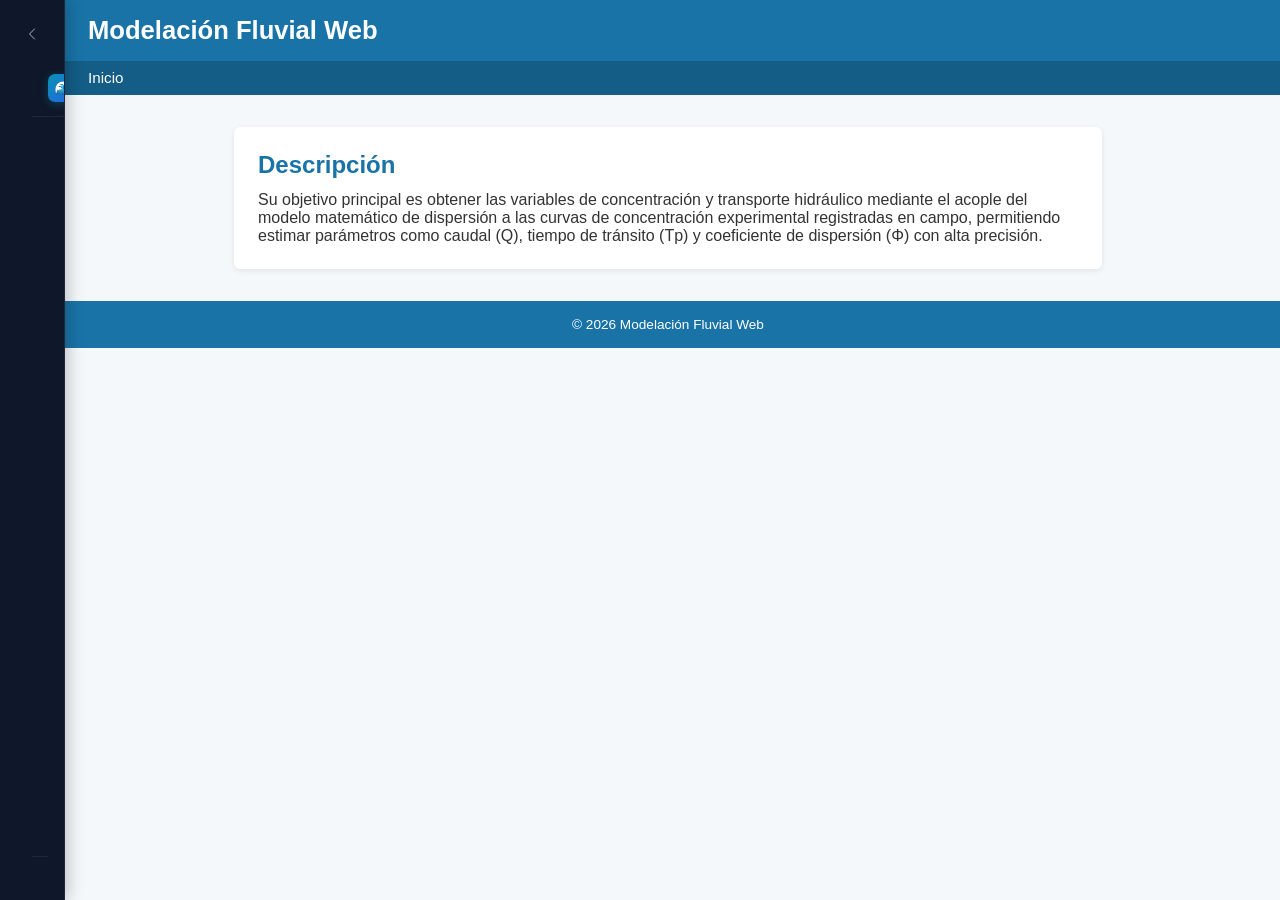
<file: modelacion_fluvia_web/index.html>
<!DOCTYPE html>
<html lang="es">
<head>
    <meta charset="UTF-8">
    <meta name="viewport" content="width=device-width, initial-scale=1.0">
    <title>Modelación Fluvial Web</title>
    <link rel="stylesheet" href="css/styles.css">
    <link rel="stylesheet" href="css/nav-sidebar.css">
</head>
<body class="has-nav-sidebar">

<!-- ══ Navigation Sidebar ══════════════════════════════════════ -->
<nav id="nav-sidebar" aria-label="Navegación principal">

  <button class="nav-toggle" aria-label="Colapsar / expandir menú">
    <svg viewBox="0 0 24 24" fill="none" stroke="currentColor" stroke-linecap="round" stroke-linejoin="round">
      <polyline points="15 18 9 12 15 6"></polyline>
    </svg>
  </button>

  <div class="nav-brand">
    <div class="nav-brand-icon">🌊</div>
    <span class="nav-brand-text">flu<em>via</em></span>
  </div>

  <ul class="nav-list" role="list">

    <li class="nav-item">
      <a class="nav-link" href="curvas_app.html" data-tooltip="Inicio">
        <span class="nav-icon">
          <svg viewBox="0 0 24 24" fill="none" stroke="currentColor">
            <path d="M3 9l9-7 9 7v11a2 2 0 01-2 2H5a2 2 0 01-2-2z"></path>
            <polyline points="9 22 9 12 15 12 15 22"></polyline>
          </svg>
        </span>
        <span class="nav-label">Inicio</span>
      </a>
    </li>

    <li class="nav-divider" role="separator"></li>

    <li class="nav-section-label">Información</li>

    <li class="nav-item">
      <a class="nav-link" href="about.html" data-tooltip="Acerca de">
        <span class="nav-icon">
          <svg viewBox="0 0 24 24" fill="none" stroke="currentColor">
            <circle cx="12" cy="12" r="10"></circle>
            <line x1="12" y1="8" x2="12" y2="12"></line>
            <line x1="12" y1="16" x2="12.01" y2="16"></line>
          </svg>
        </span>
        <span class="nav-label">Acerca de</span>
      </a>
    </li>

  </ul>

  <div class="nav-footer">
    <div class="nav-footer-text">Fluvia v1.0.0 · 2025</div>
  </div>

</nav>
<!-- ══ / Navigation Sidebar ════════════════════════════════════ -->

    <header>
        <h1>Modelación Fluvial Web</h1>
    </header>

    <nav>
        <a href="index.html">Inicio</a>
    </nav>

    <main>
        <section>
            <h2>Descripción</h2>
            <p>
                Su objetivo principal es obtener las variables de concentración y transporte
                hidráulico mediante el acople del modelo matemático de dispersión a las curvas
                de concentración experimental registradas en campo, permitiendo estimar
                parámetros como caudal (Q), tiempo de tránsito (Tp) y coeficiente de
                dispersión (Φ) con alta precisión.
            </p>
        </section>
    </main>

    <footer>
        <p>&copy; 2026 Modelación Fluvial Web</p>
    </footer>

    <script src="js/main.js"></script>
    <script src="js/nav-sidebar.js"></script>
</body>
</html>
</file>
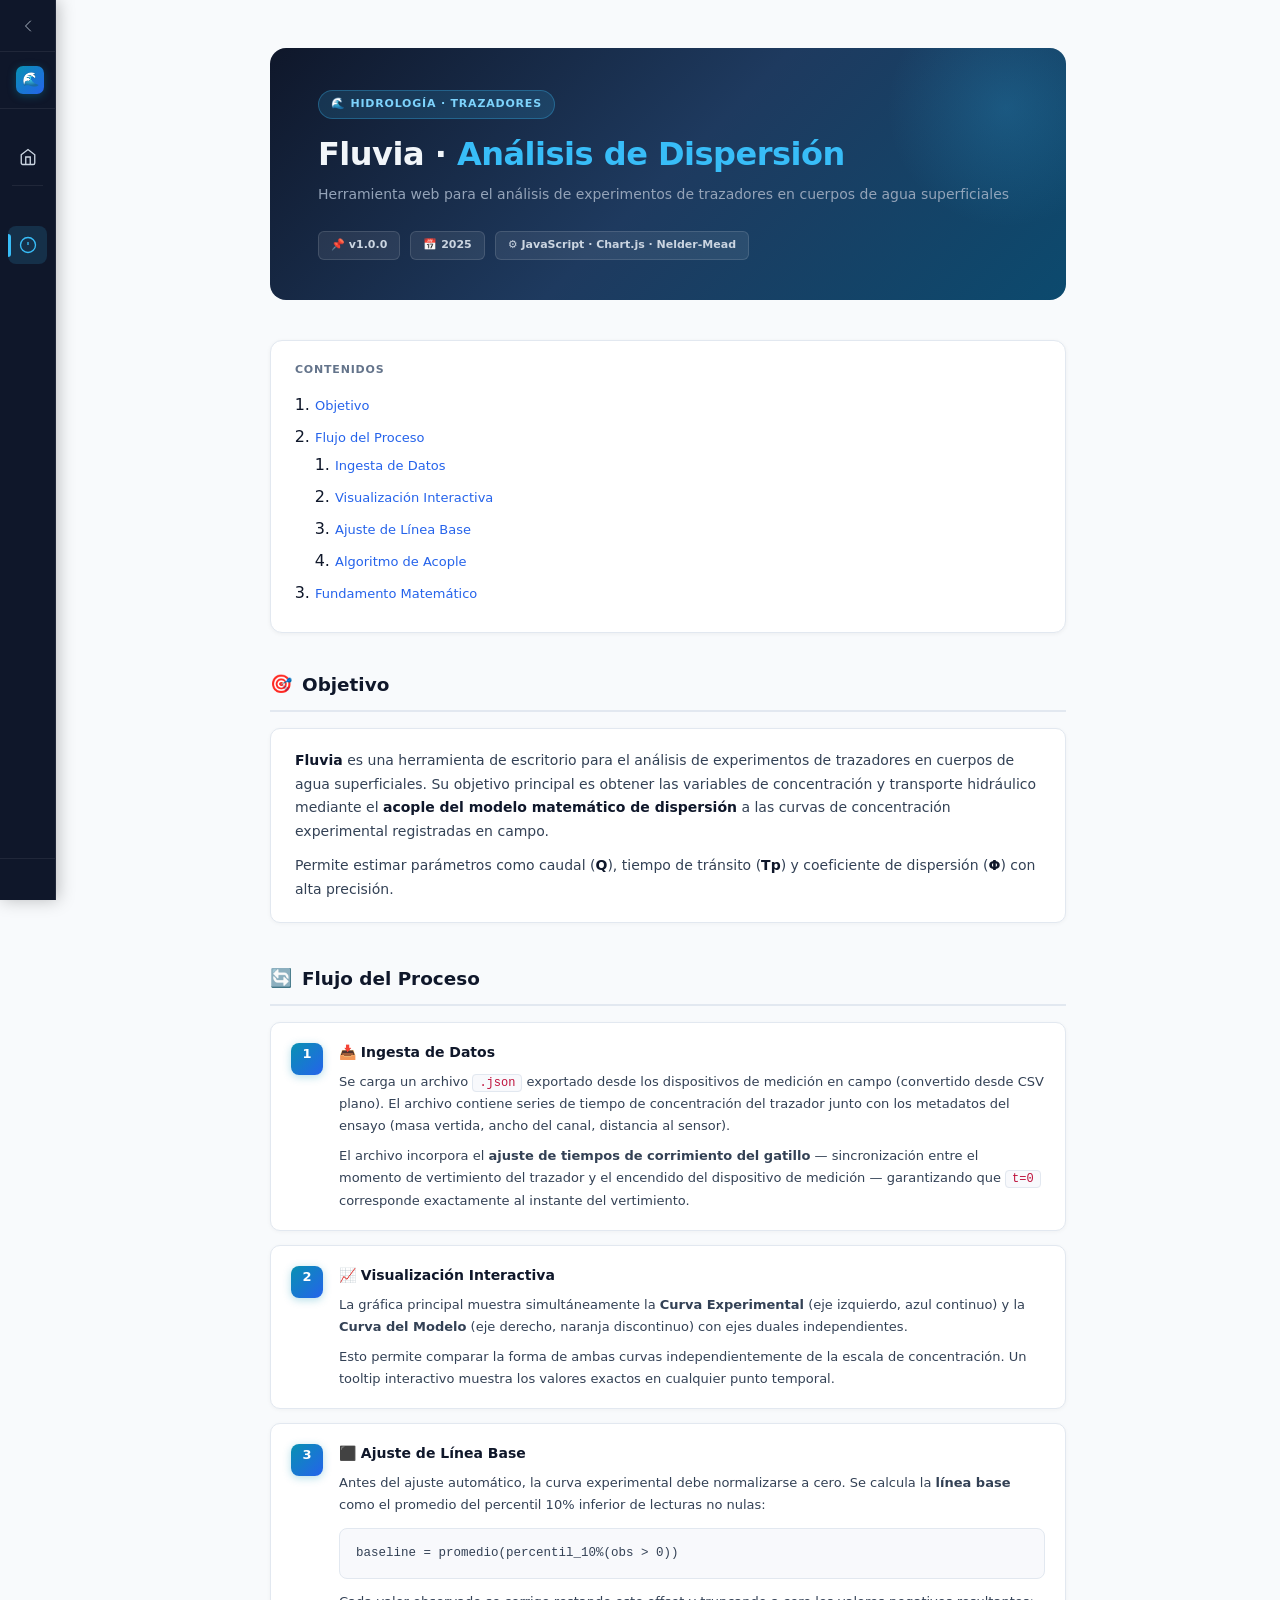
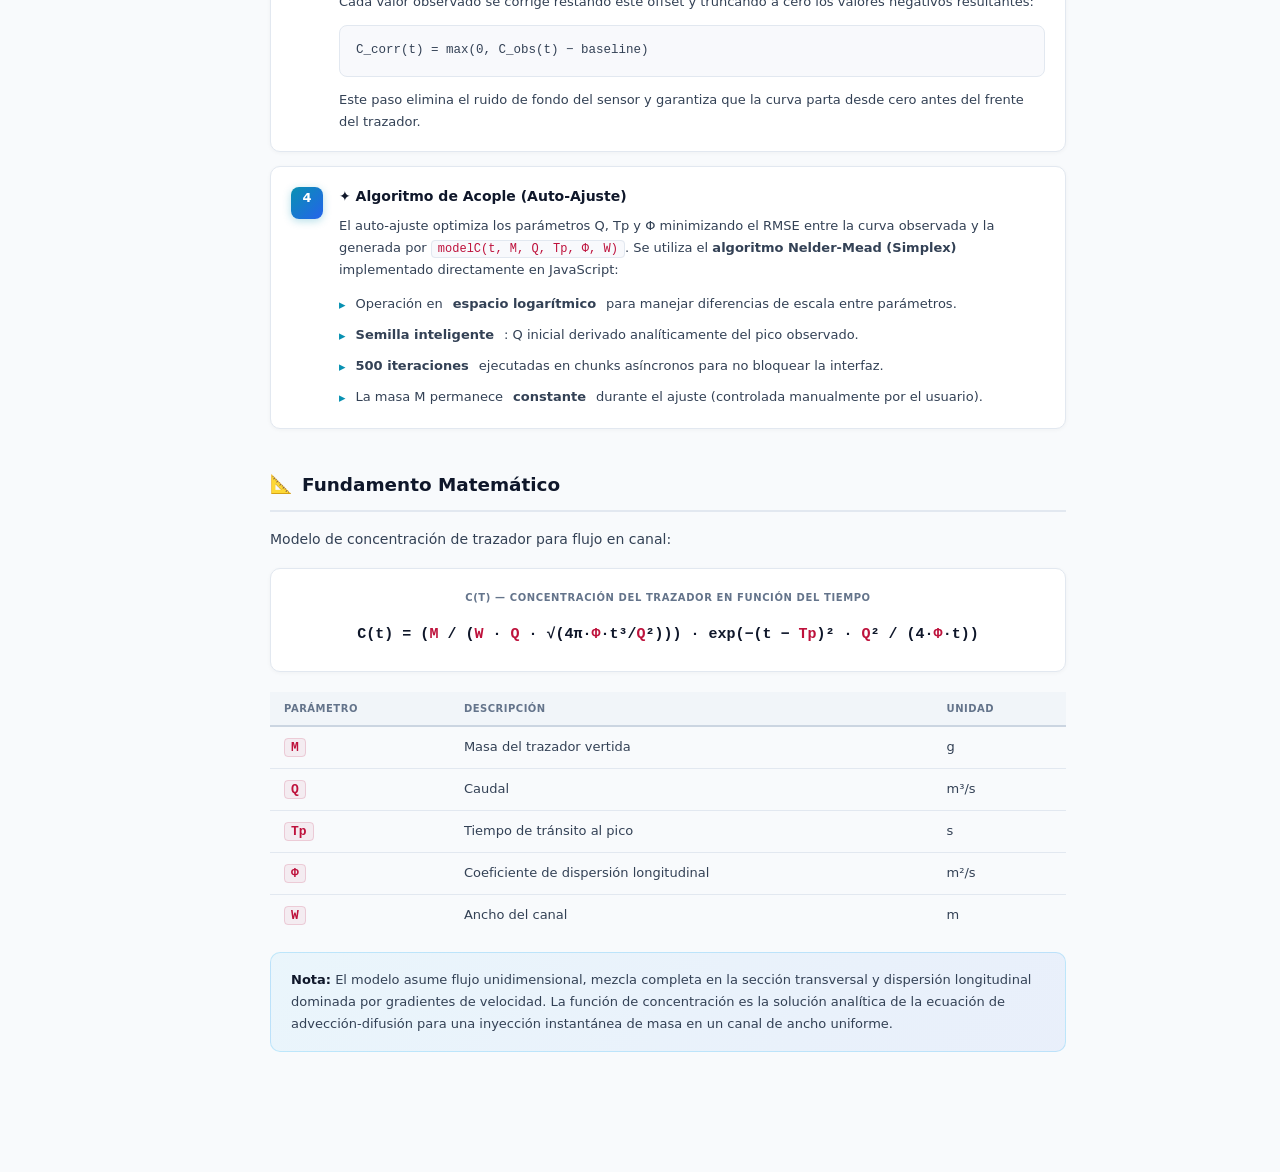
<file: modelacion_fluvia_web/about.html>
<!DOCTYPE html>
<html lang="es">
<head>
  <meta charset="UTF-8">
  <meta name="viewport" content="width=device-width, initial-scale=1.0">
  <title>Acerca de · Fluvia</title>
  <link rel="stylesheet" href="css/nav-sidebar.css">
  <link rel="stylesheet" href="css/about.css">
</head>
<body class="has-nav-sidebar">

<!-- ══ Navigation Sidebar ══════════════════════════════════════ -->
<nav id="nav-sidebar" aria-label="Navegación principal">

  <button class="nav-toggle" aria-label="Colapsar / expandir menú">
    <svg viewBox="0 0 24 24" fill="none" stroke="currentColor" stroke-linecap="round" stroke-linejoin="round">
      <polyline points="15 18 9 12 15 6"></polyline>
    </svg>
  </button>

  <div class="nav-brand">
    <div class="nav-brand-icon">🌊</div>
    <span class="nav-brand-text">flu<em>via</em></span>
  </div>

  <ul class="nav-list" role="list">

    <li class="nav-item">
      <a class="nav-link" href="curvas_app.html" data-tooltip="Inicio">
        <span class="nav-icon">
          <svg viewBox="0 0 24 24" fill="none" stroke="currentColor">
            <path d="M3 9l9-7 9 7v11a2 2 0 01-2 2H5a2 2 0 01-2-2z"></path>
            <polyline points="9 22 9 12 15 12 15 22"></polyline>
          </svg>
        </span>
        <span class="nav-label">Inicio</span>
      </a>
    </li>

    <li class="nav-divider" role="separator"></li>

    <li class="nav-section-label">Información</li>

    <li class="nav-item">
      <a class="nav-link" href="about.html" data-tooltip="Acerca de">
        <span class="nav-icon">
          <svg viewBox="0 0 24 24" fill="none" stroke="currentColor">
            <circle cx="12" cy="12" r="10"></circle>
            <line x1="12" y1="8" x2="12" y2="12"></line>
            <line x1="12" y1="16" x2="12.01" y2="16"></line>
          </svg>
        </span>
        <span class="nav-label">Acerca de</span>
      </a>
    </li>

  </ul>

  <div class="nav-footer">
    <div class="nav-footer-text">Fluvia v1.0.0 · 2025</div>
  </div>

</nav>
<!-- ══ / Navigation Sidebar ════════════════════════════════════ -->

<div class="about-wrapper">

  <!-- Hero -->
  <header class="about-hero">
    <div class="about-hero-badge">🌊 Hidrología · Trazadores</div>
    <h1>Fluvia · <span>Análisis de Dispersión</span></h1>
    <p class="about-hero-sub">Herramienta web para el análisis de experimentos de trazadores en cuerpos de agua superficiales</p>
    <div class="about-hero-meta">
      <span class="about-badge">📌 v1.0.0</span>
      <span class="about-badge">📅 2025</span>
      <span class="about-badge">⚙️ JavaScript · Chart.js · Nelder‑Mead</span>
    </div>
  </header>

  <!-- TOC -->
  <nav class="about-toc" aria-label="Tabla de contenidos">
    <h3>Contenidos</h3>
    <ol>
      <li><a href="#sec-objetivo">Objetivo</a></li>
      <li><a href="#sec-flujo">Flujo del Proceso</a>
        <ol>
          <li><a href="#sec-ingesta">Ingesta de Datos</a></li>
          <li><a href="#sec-viz">Visualización Interactiva</a></li>
          <li><a href="#sec-baseline">Ajuste de Línea Base</a></li>
          <li><a href="#sec-autoajuste">Algoritmo de Acople</a></li>
        </ol>
      </li>
      <li><a href="#sec-math">Fundamento Matemático</a></li>
    </ol>
  </nav>

  <!-- ── 1 · Objetivo ── -->
  <section class="about-section" id="sec-objetivo">
    <h2 class="about-section-title">
      <span class="s-icon">🎯</span> Objetivo
    </h2>
    <div class="about-card">
      <p>
        <strong>Fluvia</strong> es una herramienta de escritorio para el análisis de experimentos de
        trazadores en cuerpos de agua superficiales. Su objetivo principal es obtener las variables
        de concentración y transporte hidráulico mediante el <strong>acople del modelo matemático de
        dispersión</strong> a las curvas de concentración experimental registradas en campo.
      </p>
      <p>
        Permite estimar parámetros como caudal (<strong>Q</strong>), tiempo de tránsito
        (<strong>Tp</strong>) y coeficiente de dispersión (<strong>Φ</strong>) con alta precisión.
      </p>
    </div>
  </section>

  <!-- ── 2 · Flujo del proceso ── -->
  <section class="about-section" id="sec-flujo">
    <h2 class="about-section-title">
      <span class="s-icon">🔄</span> Flujo del Proceso
    </h2>

    <div class="step-list">

      <!-- 2.1 Ingesta -->
      <div class="step-card" id="sec-ingesta">
        <div class="step-num">1</div>
        <div class="step-body">
          <h4>📥 Ingesta de Datos</h4>
          <p>
            Se carga un archivo <code>.json</code> exportado desde los dispositivos de medición en
            campo (convertido desde CSV plano). El archivo contiene series de tiempo de concentración
            del trazador junto con los metadatos del ensayo (masa vertida, ancho del canal, distancia
            al sensor).
          </p>
          <p>
            El archivo incorpora el <strong>ajuste de tiempos de corrimiento del gatillo</strong> —
            sincronización entre el momento de vertimiento del trazador y el encendido del dispositivo
            de medición — garantizando que <code>t=0</code> corresponde exactamente al instante del
            vertimiento.
          </p>
        </div>
      </div>

      <!-- 2.2 Visualización -->
      <div class="step-card" id="sec-viz">
        <div class="step-num">2</div>
        <div class="step-body">
          <h4>📈 Visualización Interactiva</h4>
          <p>
            La gráfica principal muestra simultáneamente la <strong>Curva Experimental</strong>
            (eje izquierdo, azul continuo) y la <strong>Curva del Modelo</strong> (eje derecho, naranja
            discontinuo) con ejes duales independientes.
          </p>
          <p>
            Esto permite comparar la forma de ambas curvas independientemente de la escala de
            concentración. Un tooltip interactivo muestra los valores exactos en cualquier punto
            temporal.
          </p>
        </div>
      </div>

      <!-- 2.3 Línea base -->
      <div class="step-card" id="sec-baseline">
        <div class="step-num">3</div>
        <div class="step-body">
          <h4>⬛ Ajuste de Línea Base</h4>
          <p>
            Antes del ajuste automático, la curva experimental debe normalizarse a cero. Se calcula la
            <strong>línea base</strong> como el promedio del percentil 10% inferior de lecturas no nulas:
          </p>
          <div class="code-block">
            <pre>baseline = promedio(percentil_10%(obs &gt; 0))</pre>
          </div>
          <p>Cada valor observado se corrige restando este offset y truncando a cero los valores negativos resultantes:</p>
          <div class="code-block">
            <pre>C_corr(t) = max(0, C_obs(t) − baseline)</pre>
          </div>
          <p>
            Este paso elimina el ruido de fondo del sensor y garantiza que la curva parta desde cero
            antes del frente del trazador.
          </p>
        </div>
      </div>

      <!-- 2.4 Algoritmo -->
      <div class="step-card" id="sec-autoajuste">
        <div class="step-num">4</div>
        <div class="step-body">
          <h4>✦ Algoritmo de Acople (Auto‑Ajuste)</h4>
          <p>
            El auto‑ajuste optimiza los parámetros Q, Tp y Φ minimizando el RMSE entre la curva
            observada y la generada por <code>modelC(t, M, Q, Tp, Φ, W)</code>.
            Se utiliza el <strong>algoritmo Nelder‑Mead (Simplex)</strong> implementado directamente
            en JavaScript:
          </p>
          <ul class="algo-list">
            <li>Operación en <strong>espacio logarítmico</strong> para manejar diferencias de escala entre parámetros.</li>
            <li><strong>Semilla inteligente</strong>: Q inicial derivado analíticamente del pico observado.</li>
            <li><strong>500 iteraciones</strong> ejecutadas en chunks asíncronos para no bloquear la interfaz.</li>
            <li>La masa M permanece <strong>constante</strong> durante el ajuste (controlada manualmente por el usuario).</li>
          </ul>
        </div>
      </div>

    </div>
  </section>

  <!-- ── 3 · Fundamento matemático ── -->
  <section class="about-section" id="sec-math">
    <h2 class="about-section-title">
      <span class="s-icon">📐</span> Fundamento Matemático
    </h2>

    <p style="font-size:14px;color:var(--txt2);margin-bottom:16px;">
      Modelo de concentración de trazador para flujo en canal:
    </p>

    <div class="formula-display">
      <div class="f-label">C(t) — Concentración del trazador en función del tiempo</div>
      <div class="formula-text">
        C(t) = (<b>M</b> / (<b>W</b> · <b>Q</b> · √(4π·<b>Φ</b>·t³/<b>Q</b>²)))
        · exp(−(t − <b>Tp</b>)² · <b>Q</b>² / (4·<b>Φ</b>·t))
      </div>
    </div>

    <table class="about-table">
      <thead>
        <tr>
          <th>Parámetro</th>
          <th>Descripción</th>
          <th>Unidad</th>
        </tr>
      </thead>
      <tbody>
        <tr>
          <td><span class="param-sym">M</span></td>
          <td>Masa del trazador vertida</td>
          <td>g</td>
        </tr>
        <tr>
          <td><span class="param-sym">Q</span></td>
          <td>Caudal</td>
          <td>m³/s</td>
        </tr>
        <tr>
          <td><span class="param-sym">Tp</span></td>
          <td>Tiempo de tránsito al pico</td>
          <td>s</td>
        </tr>
        <tr>
          <td><span class="param-sym">Φ</span></td>
          <td>Coeficiente de dispersión longitudinal</td>
          <td>m²/s</td>
        </tr>
        <tr>
          <td><span class="param-sym">W</span></td>
          <td>Ancho del canal</td>
          <td>m</td>
        </tr>
      </tbody>
    </table>

    <div class="info-box">
      <strong>Nota:</strong> El modelo asume flujo unidimensional, mezcla completa en la sección
      transversal y dispersión longitudinal dominada por gradientes de velocidad.
      La función de concentración es la solución analítica de la ecuación de advección‑difusión
      para una inyección instantánea de masa en un canal de ancho uniforme.
    </div>
  </section>

</div><!-- /.about-wrapper -->

<script src="js/nav-sidebar.js"></script>
</body>
</html>
</file>
<file: modelacion_fluvia_web/css/styles.css>
/* Base styles for Modelación Fluvial Web */

* {
    box-sizing: border-box;
    margin: 0;
    padding: 0;
}

body {
    font-family: Arial, sans-serif;
    background-color: #f4f8fb;
    color: #333;
}

header {
    background-color: #1a73a7;
    color: #fff;
    padding: 1rem 2rem;
}

header h1 {
    font-size: 1.6rem;
}

nav {
    background-color: #135d87;
    padding: 0.5rem 2rem;
}

nav a {
    color: #fff;
    text-decoration: none;
    margin-right: 1.5rem;
    font-size: 0.95rem;
}

nav a:hover {
    text-decoration: underline;
}

main {
    max-width: 900px;
    margin: 2rem auto;
    padding: 0 1rem;
}

section {
    background-color: #fff;
    border-radius: 6px;
    box-shadow: 0 2px 6px rgba(0, 0, 0, 0.08);
    padding: 1.5rem;
    margin-bottom: 1.5rem;
}

section h2 {
    margin-bottom: 0.75rem;
    color: #1a73a7;
}

footer {
    text-align: center;
    padding: 1rem;
    background-color: #1a73a7;
    color: #fff;
    font-size: 0.85rem;
}
</file>
<file: modelacion_fluvia_web/css/nav-sidebar.css>
/* ── Navigation Sidebar ─────────────────────────────────────── */
:root {
  --nav-w-expanded: 220px;
  --nav-w-collapsed: 56px;
  --nav-bg: #0f172a;
  --nav-bg2: #1e293b;
  --nav-border: rgba(255,255,255,.07);
  --nav-text: #cbd5e1;
  --nav-text-dim: #64748b;
  --nav-accent: #38bdf8;
  --nav-accent-bg: rgba(56,189,248,.12);
  --nav-hover-bg: rgba(255,255,255,.06);
  --nav-active-bg: rgba(56,189,248,.15);
  --nav-transition: .22s cubic-bezier(.4,0,.2,1);
}

/* ── Sidebar shell ── */
#nav-sidebar {
  position: fixed;
  top: 0;
  left: 0;
  height: 100vh;
  width: var(--nav-w-collapsed);
  background: var(--nav-bg);
  border-right: 1px solid var(--nav-border);
  display: flex;
  flex-direction: column;
  z-index: 1500;
  transition: width var(--nav-transition);
  overflow: hidden;
  box-shadow: 2px 0 16px rgba(0,0,0,.25);
}

#nav-sidebar.expanded {
  width: var(--nav-w-expanded);
}

/* ── Toggle button ── */
.nav-toggle {
  display: flex;
  align-items: center;
  justify-content: center;
  width: 100%;
  height: 52px;
  border: none;
  background: transparent;
  cursor: pointer;
  color: var(--nav-text);
  flex-shrink: 0;
  border-bottom: 1px solid var(--nav-border);
  transition: background var(--nav-transition), color var(--nav-transition);
}

.nav-toggle:hover {
  background: var(--nav-hover-bg);
  color: var(--nav-accent);
}

.nav-toggle svg {
  width: 20px;
  height: 20px;
  flex-shrink: 0;
  transition: transform var(--nav-transition);
}

#nav-sidebar.expanded .nav-toggle svg {
  transform: rotate(180deg);
}

/* ── Brand row (visible when expanded) ── */
.nav-brand {
  display: flex;
  align-items: center;
  gap: 10px;
  padding: 14px 16px;
  border-bottom: 1px solid var(--nav-border);
  overflow: hidden;
  white-space: nowrap;
  min-width: var(--nav-w-expanded);
}

.nav-brand-icon {
  width: 28px;
  height: 28px;
  border-radius: 7px;
  background: linear-gradient(135deg, #0891b2, #2563eb);
  display: flex;
  align-items: center;
  justify-content: center;
  font-size: 14px;
  flex-shrink: 0;
  box-shadow: 0 2px 8px rgba(8,145,178,.35);
}

.nav-brand-text {
  font-size: 15px;
  font-weight: 800;
  color: #f1f5f9;
  letter-spacing: -.3px;
  opacity: 0;
  transform: translateX(-8px);
  transition: opacity var(--nav-transition), transform var(--nav-transition);
  white-space: nowrap;
}

.nav-brand-text em {
  color: var(--nav-accent);
  font-style: normal;
}

#nav-sidebar.expanded .nav-brand-text {
  opacity: 1;
  transform: translateX(0);
}

/* ── Navigation list ── */
.nav-list {
  list-style: none;
  padding: 10px 0;
  flex: 1;
  overflow-y: auto;
  overflow-x: hidden;
}

.nav-list::-webkit-scrollbar { width: 3px; }
.nav-list::-webkit-scrollbar-thumb { background: rgba(255,255,255,.1); border-radius: 2px; }

/* ── Nav item ── */
.nav-item {
  padding: 3px 8px;
}

.nav-link {
  display: flex;
  align-items: center;
  gap: 12px;
  padding: 9px 10px;
  border-radius: 8px;
  text-decoration: none;
  color: var(--nav-text);
  font-size: 13px;
  font-weight: 500;
  white-space: nowrap;
  transition: background var(--nav-transition), color var(--nav-transition);
  overflow: hidden;
  position: relative;
}

.nav-link:hover {
  background: var(--nav-hover-bg);
  color: #f1f5f9;
}

.nav-link.active {
  background: var(--nav-active-bg);
  color: var(--nav-accent);
  font-weight: 600;
}

.nav-link.active::before {
  content: '';
  position: absolute;
  left: 0;
  top: 20%;
  height: 60%;
  width: 3px;
  border-radius: 0 3px 3px 0;
  background: var(--nav-accent);
}

/* ── Icon ── */
.nav-icon {
  width: 20px;
  height: 20px;
  flex-shrink: 0;
  display: flex;
  align-items: center;
  justify-content: center;
}

.nav-icon svg {
  width: 18px;
  height: 18px;
  stroke-width: 1.8;
}

/* ── Label ── */
.nav-label {
  opacity: 0;
  transform: translateX(-8px);
  transition: opacity var(--nav-transition), transform var(--nav-transition);
  pointer-events: none;
  line-height: 1;
}

#nav-sidebar.expanded .nav-label {
  opacity: 1;
  transform: translateX(0);
  pointer-events: auto;
}

/* ── Tooltip (when collapsed) ── */
.nav-link[data-tooltip]:hover::after {
  content: attr(data-tooltip);
  position: absolute;
  left: calc(var(--nav-w-collapsed) + 10px);
  top: 50%;
  transform: translateY(-50%);
  background: var(--nav-bg2);
  color: #f1f5f9;
  font-size: 12px;
  font-weight: 600;
  padding: 5px 10px;
  border-radius: 6px;
  border: 1px solid var(--nav-border);
  white-space: nowrap;
  pointer-events: none;
  z-index: 2000;
  box-shadow: 0 4px 12px rgba(0,0,0,.3);
}

#nav-sidebar.expanded .nav-link[data-tooltip]:hover::after {
  display: none;
}

/* ── Divider ── */
.nav-divider {
  height: 1px;
  background: var(--nav-border);
  margin: 6px 12px;
}

/* ── Section label ── */
.nav-section-label {
  padding: 12px 18px 4px;
  font-size: 9px;
  font-weight: 700;
  letter-spacing: 1px;
  text-transform: uppercase;
  color: var(--nav-text-dim);
  opacity: 0;
  transform: translateX(-8px);
  transition: opacity var(--nav-transition), transform var(--nav-transition);
  white-space: nowrap;
  overflow: hidden;
}

#nav-sidebar.expanded .nav-section-label {
  opacity: 1;
  transform: translateX(0);
}

/* ── Footer ── */
.nav-footer {
  padding: 12px 8px;
  border-top: 1px solid var(--nav-border);
  overflow: hidden;
  white-space: nowrap;
  flex-shrink: 0;
}

.nav-footer-text {
  font-size: 10px;
  color: var(--nav-text-dim);
  text-align: center;
  opacity: 0;
  transition: opacity var(--nav-transition);
}

#nav-sidebar.expanded .nav-footer-text {
  opacity: 1;
}

/* ── Page offset so sidebar doesn't cover content ── */
body.has-nav-sidebar {
  padding-left: var(--nav-w-collapsed);
  transition: padding-left var(--nav-transition);
}

body.has-nav-sidebar.nav-expanded {
  padding-left: var(--nav-w-expanded);
}
</file>
<file: modelacion_fluvia_web/css/about.css>
/* ── About Page – Technical Documentation Style ───────────── */

*, *::before, *::after {
  box-sizing: border-box;
}

:root {
  --bg: #f8fafc;
  --surf: #ffffff;
  --surf2: #f1f5f9;
  --bord: #e2e8f0;
  --bord2: #cbd5e1;
  --txt: #0f172a;
  --txt2: #334155;
  --muted: #64748b;
  --muted2: #94a3b8;
  --accent: #0891b2;
  --accent2: #2563eb;
  --grn: #059669;
  --code-bg: #f8f9fc;
  --code-bord: #e2e8f0;
  --tag-bg: #eff6ff;
  --tag-bord: #bfdbfe;
  --tag-txt: #1d4ed8;
  --nav-w: 56px;
}

html { scroll-behavior: smooth; }

body {
  font-family: 'Segoe UI', system-ui, -apple-system, sans-serif;
  background: var(--bg);
  color: var(--txt);
  margin: 0;
  line-height: 1.7;
}

/* ── Page wrapper ── */
.about-wrapper {
  max-width: 860px;
  margin: 0 auto;
  padding: 48px 32px 80px;
}

/* ── Hero ── */
.about-hero {
  background: linear-gradient(135deg, #0f172a 0%, #1e3a5f 50%, #0c4a6e 100%);
  border-radius: 16px;
  padding: 40px 48px;
  margin-bottom: 40px;
  color: #f1f5f9;
  position: relative;
  overflow: hidden;
}

.about-hero::before {
  content: '';
  position: absolute;
  top: -60px;
  right: -60px;
  width: 240px;
  height: 240px;
  border-radius: 50%;
  background: radial-gradient(circle, rgba(56,189,248,.18) 0%, transparent 70%);
}

.about-hero-badge {
  display: inline-flex;
  align-items: center;
  gap: 6px;
  background: rgba(56,189,248,.15);
  border: 1px solid rgba(56,189,248,.3);
  color: #7dd3fc;
  font-size: 11px;
  font-weight: 700;
  letter-spacing: .8px;
  text-transform: uppercase;
  padding: 4px 12px;
  border-radius: 20px;
  margin-bottom: 16px;
}

.about-hero h1 {
  font-size: 2rem;
  font-weight: 900;
  line-height: 1.2;
  margin: 0 0 10px;
  letter-spacing: -.5px;
}

.about-hero h1 span {
  color: #38bdf8;
}

.about-hero-sub {
  font-size: 14px;
  color: #94a3b8;
  margin: 0;
}

.about-hero-meta {
  display: flex;
  flex-wrap: wrap;
  gap: 10px;
  margin-top: 24px;
}

.about-badge {
  display: inline-flex;
  align-items: center;
  gap: 5px;
  background: rgba(255,255,255,.08);
  border: 1px solid rgba(255,255,255,.12);
  color: #cbd5e1;
  font-size: 11px;
  font-weight: 600;
  padding: 4px 12px;
  border-radius: 6px;
}

/* ── TOC ── */
.about-toc {
  background: var(--surf);
  border: 1px solid var(--bord);
  border-radius: 12px;
  padding: 20px 24px;
  margin-bottom: 36px;
  box-shadow: 0 1px 4px rgba(0,0,0,.05);
}

.about-toc h3 {
  font-size: 11px;
  font-weight: 700;
  text-transform: uppercase;
  letter-spacing: .8px;
  color: var(--muted);
  margin: 0 0 12px;
}

.about-toc ol {
  padding-left: 20px;
  margin: 0;
}

.about-toc li {
  margin-bottom: 5px;
}

.about-toc a {
  color: var(--accent2);
  text-decoration: none;
  font-size: 13px;
  font-weight: 500;
  transition: color .15s;
}

.about-toc a:hover {
  color: var(--accent);
  text-decoration: underline;
}

/* ── Sections ── */
.about-section {
  margin-bottom: 40px;
}

.about-section-title {
  display: flex;
  align-items: center;
  gap: 10px;
  font-size: 1.15rem;
  font-weight: 800;
  color: var(--txt);
  margin: 0 0 16px;
  padding-bottom: 10px;
  border-bottom: 2px solid var(--bord);
}

.about-section-title .s-num {
  display: inline-flex;
  align-items: center;
  justify-content: center;
  width: 26px;
  height: 26px;
  background: linear-gradient(135deg, var(--accent), var(--accent2));
  color: #fff;
  font-size: 12px;
  font-weight: 700;
  border-radius: 7px;
  flex-shrink: 0;
}

.about-section-title .s-icon {
  font-size: 18px;
}

/* ── Cards ── */
.about-card {
  background: var(--surf);
  border: 1px solid var(--bord);
  border-radius: 10px;
  padding: 20px 24px;
  margin-bottom: 14px;
  box-shadow: 0 1px 4px rgba(0,0,0,.04);
}

.about-card p {
  margin: 0 0 10px;
  font-size: 14px;
  color: var(--txt2);
}

.about-card p:last-child { margin-bottom: 0; }

.about-card strong {
  color: var(--txt);
}

/* ── Code blocks ── */
.code-block {
  background: var(--code-bg);
  border: 1px solid var(--code-bord);
  border-radius: 8px;
  padding: 14px 16px;
  margin: 12px 0;
  overflow-x: auto;
}

.code-block pre {
  margin: 0;
  font-family: 'Courier New', 'Consolas', monospace;
  font-size: 12.5px;
  line-height: 1.7;
  color: var(--txt2);
}

code {
  font-family: 'Courier New', 'Consolas', monospace;
  font-size: 12px;
  background: var(--code-bg);
  border: 1px solid var(--code-bord);
  border-radius: 4px;
  padding: 1px 6px;
  color: #be123c;
}

/* ── Parameter table ── */
.about-table {
  width: 100%;
  border-collapse: collapse;
  font-size: 13px;
  margin: 14px 0;
}

.about-table thead th {
  background: var(--surf2);
  padding: 8px 14px;
  text-align: left;
  font-size: 10px;
  font-weight: 700;
  letter-spacing: .5px;
  text-transform: uppercase;
  color: var(--muted);
  border-bottom: 2px solid var(--bord2);
}

.about-table tbody td {
  padding: 9px 14px;
  border-bottom: 1px solid var(--bord);
  color: var(--txt2);
  vertical-align: top;
}

.about-table tbody tr:last-child td { border-bottom: none; }

.about-table tbody tr:hover td {
  background: var(--tag-bg);
}

.about-table .param-sym {
  font-family: 'Courier New', monospace;
  font-weight: 700;
  color: #be123c;
  background: rgba(190,18,60,.06);
  border: 1px solid rgba(190,18,60,.15);
  border-radius: 4px;
  padding: 1px 6px;
  white-space: nowrap;
}

/* ── Step cards ── */
.step-list {
  display: flex;
  flex-direction: column;
  gap: 14px;
}

.step-card {
  display: flex;
  gap: 16px;
  background: var(--surf);
  border: 1px solid var(--bord);
  border-radius: 10px;
  padding: 18px 20px;
  box-shadow: 0 1px 4px rgba(0,0,0,.04);
  transition: box-shadow .18s;
}

.step-card:hover {
  box-shadow: 0 4px 12px rgba(0,0,0,.08);
}

.step-num {
  display: flex;
  align-items: flex-start;
  justify-content: center;
  width: 32px;
  height: 32px;
  min-width: 32px;
  background: linear-gradient(135deg, var(--accent), var(--accent2));
  color: #fff;
  font-size: 13px;
  font-weight: 800;
  border-radius: 8px;
  margin-top: 2px;
  box-shadow: 0 2px 8px rgba(8,145,178,.3);
}

.step-body h4 {
  font-size: 14px;
  font-weight: 700;
  color: var(--txt);
  margin: 0 0 6px;
}

.step-body p {
  font-size: 13px;
  color: var(--txt2);
  margin: 0 0 8px;
}

.step-body p:last-child { margin-bottom: 0; }

/* ── Formula ── */
.formula-display {
  background: var(--surf);
  border: 1px solid var(--bord);
  border-radius: 10px;
  padding: 20px 24px;
  text-align: center;
  box-shadow: 0 1px 4px rgba(0,0,0,.04);
  margin-bottom: 20px;
}

.formula-display .f-label {
  font-size: 10px;
  font-weight: 700;
  letter-spacing: .6px;
  text-transform: uppercase;
  color: var(--muted);
  margin-bottom: 12px;
}

.formula-display .formula-text {
  font-family: 'Courier New', monospace;
  font-size: 15px;
  font-weight: 600;
  color: var(--txt);
  line-height: 2.2;
}

.formula-display .formula-text b { color: #be123c; }

/* ── Highlight box ── */
.info-box {
  background: linear-gradient(135deg, rgba(56,189,248,.07), rgba(37,99,235,.07));
  border: 1px solid rgba(56,189,248,.25);
  border-radius: 10px;
  padding: 16px 20px;
  margin: 16px 0;
  font-size: 13px;
  color: var(--txt2);
}

.info-box strong { color: var(--txt); }

/* ── Algorithm bullet list ── */
.algo-list {
  list-style: none;
  padding: 0;
  margin: 12px 0 0;
  display: flex;
  flex-direction: column;
  gap: 8px;
}

.algo-list li {
  display: flex;
  align-items: flex-start;
  gap: 10px;
  font-size: 13px;
  color: var(--txt2);
}

.algo-list li::before {
  content: '▸';
  color: var(--accent);
  font-weight: 700;
  flex-shrink: 0;
  margin-top: 1px;
}

/* ── Responsive ── */
@media (max-width: 600px) {
  .about-wrapper { padding: 24px 16px 60px; }
  .about-hero { padding: 28px 24px; }
  .about-hero h1 { font-size: 1.5rem; }
  .step-card { flex-direction: column; gap: 10px; }
}
</file>
